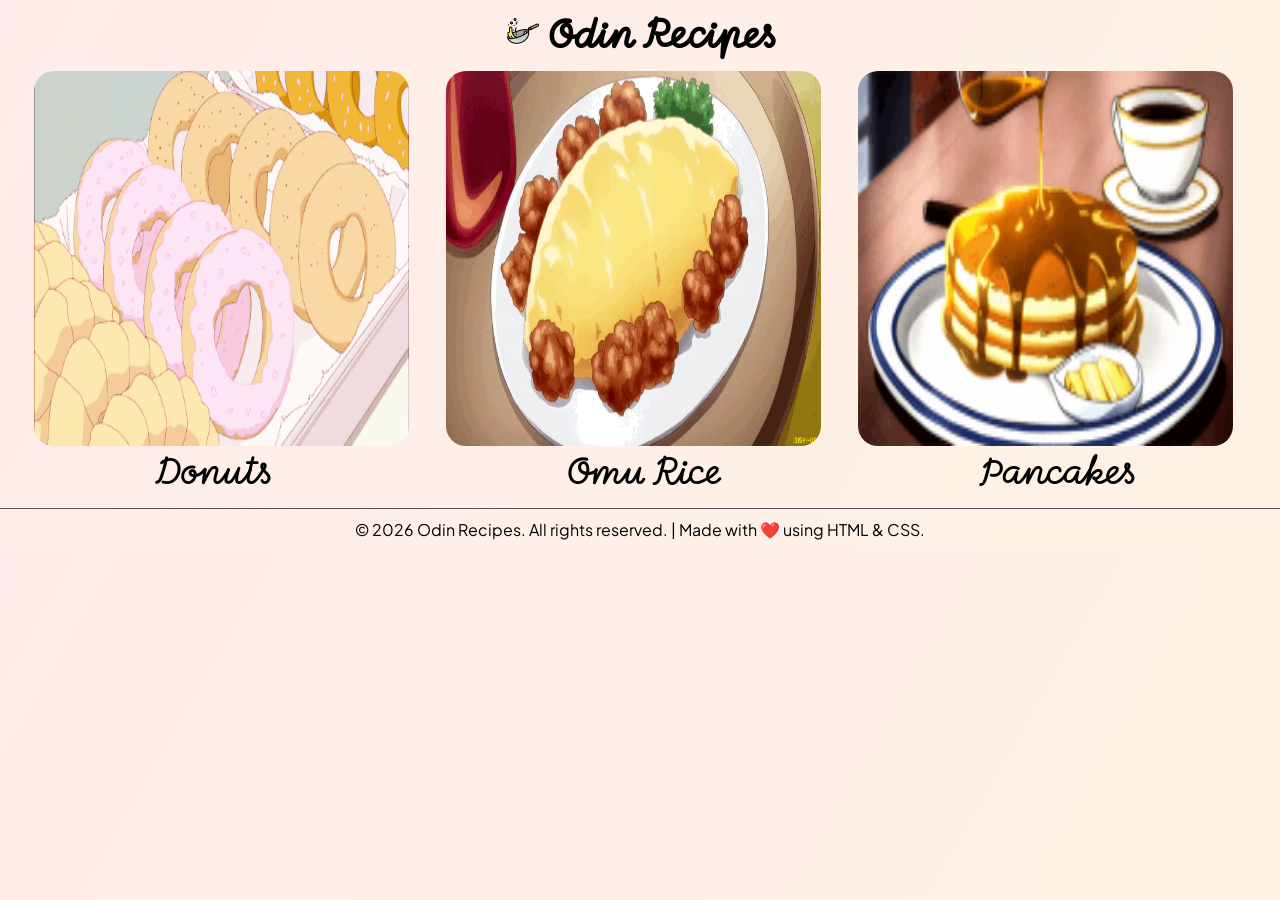
<file: index.html>
<!doctype html>
<html lang="en">
  <head>
    <meta charset="UTF-8" />
    <meta name="viewport" content="width=device-width, initial-scale=1.0" />
    <link rel="preconnect" href="https://fonts.googleapis.com" />
    <link rel="preconnect" href="https://fonts.gstatic.com" crossorigin />
    <link
      href="https://fonts.googleapis.com/css2?family=Momo+Signature&family=Plus+Jakarta+Sans:ital,wght@0,200..800;1,200..800&display=swap"
      rel="stylesheet"
    />
    <link rel="stylesheet" href="styles.css" />
    <title>Odin Recipes</title>
    <link rel="icon" type="image/png" href="./assets/cooking.png" />
  </head>
  <body>
    <h1 class="heading">
      <img src="./assets/cooking-logo.png" alt="Odin Recipes" />
      Odin Recipes
    </h1>

    <!-- NAVIGATION -->

    <div class="navigation">
      <div class="menuItem">
        <figure>
          <img src="./assets/donuts.gif" alt="Donuts recipe link" />
        </figure>
        <a class="navigationLinks" href="./recipes/donuts.html">Donuts</a>
      </div>
      <div class="menuItem">
        <figure>
          <img src="./assets/omuRice.gif" alt="Omu Rice recipe link" />
        </figure>
        <a class="navigationLinks" href="./recipes/omu-rice.html">Omu Rice</a>
      </div>
      <div class="menuItem">
        <figure>
          <img src="./assets/pancakes.gif" alt="Pancakes recipe link" />
        </figure>
        <a class="navigationLinks" href="./recipes/pancakes.html">Pancakes</a>
      </div>
    </div>

    <footer class="footer">
      <hr />
      <p>
        &copy; 2026 Odin Recipes. All rights reserved. | Made with ❤️ using HTML
        & CSS.
      </p>
    </footer>
  </body>
</html>
</file>
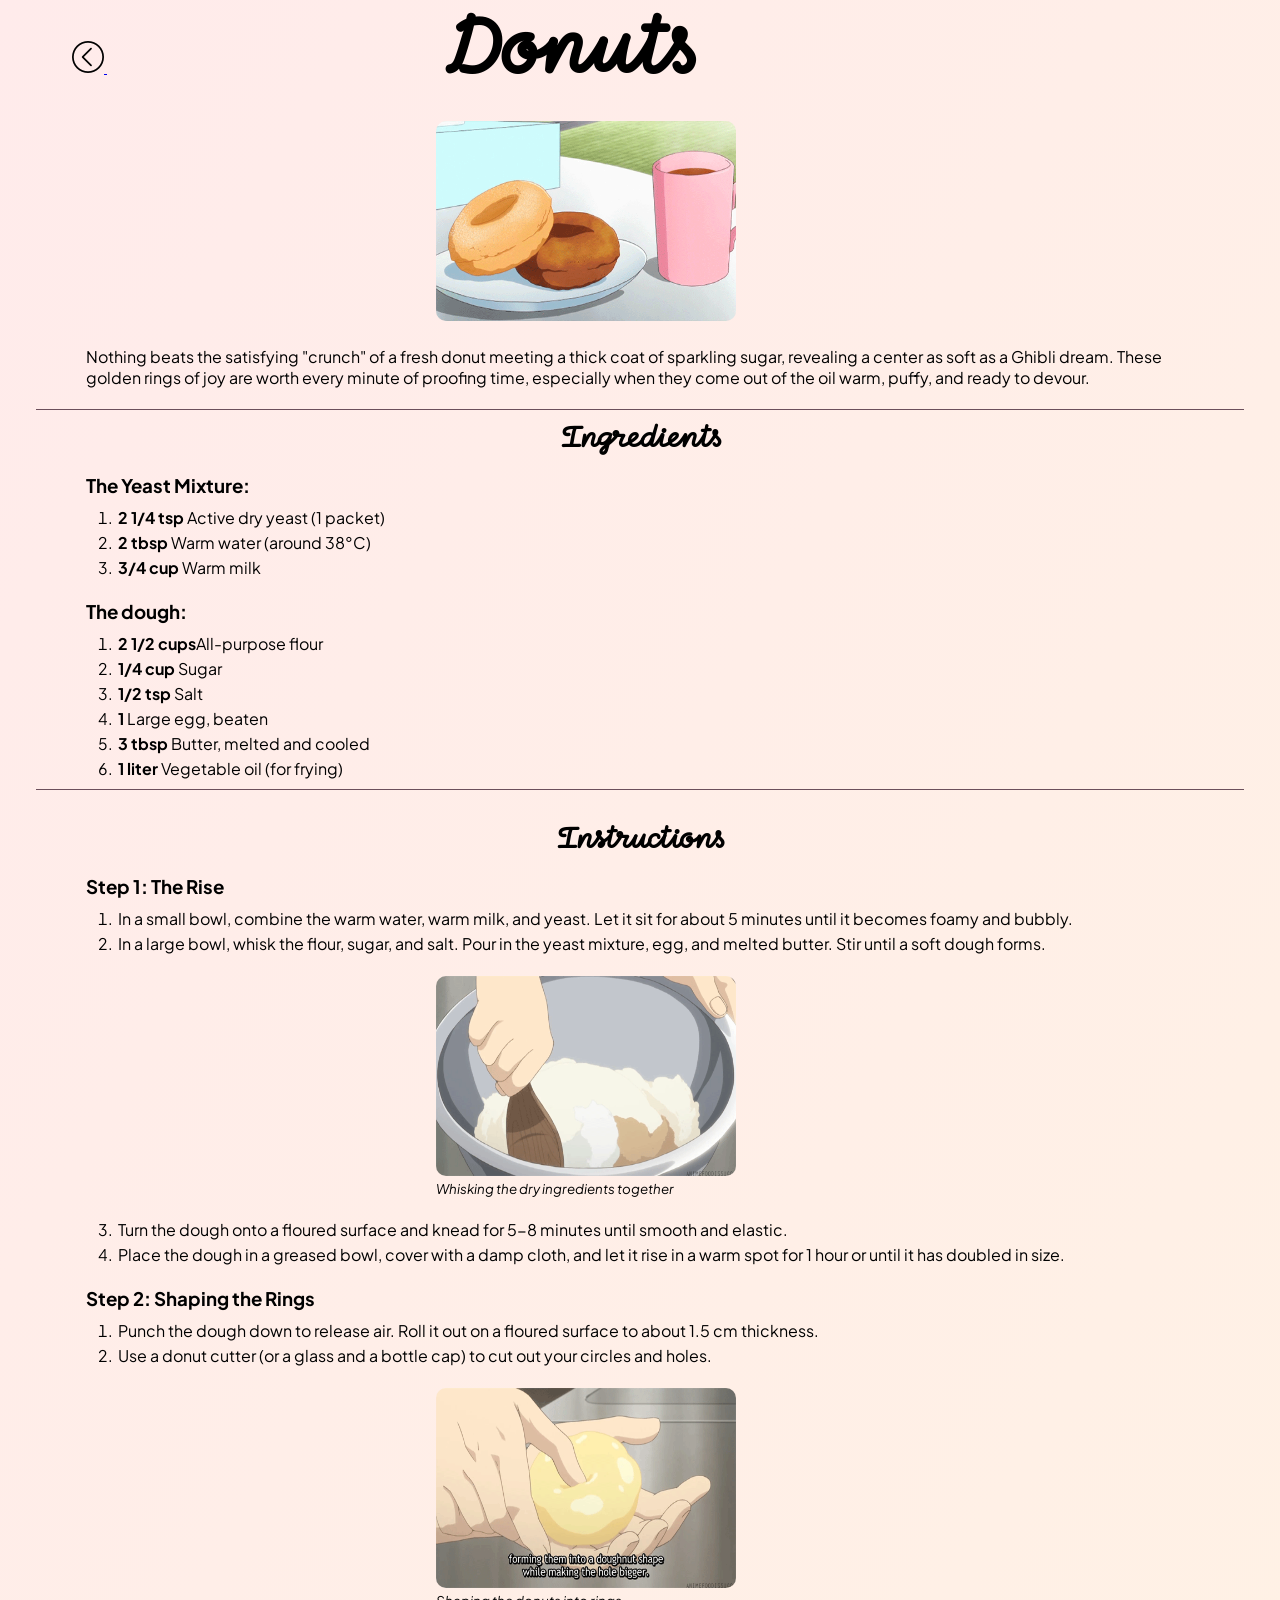
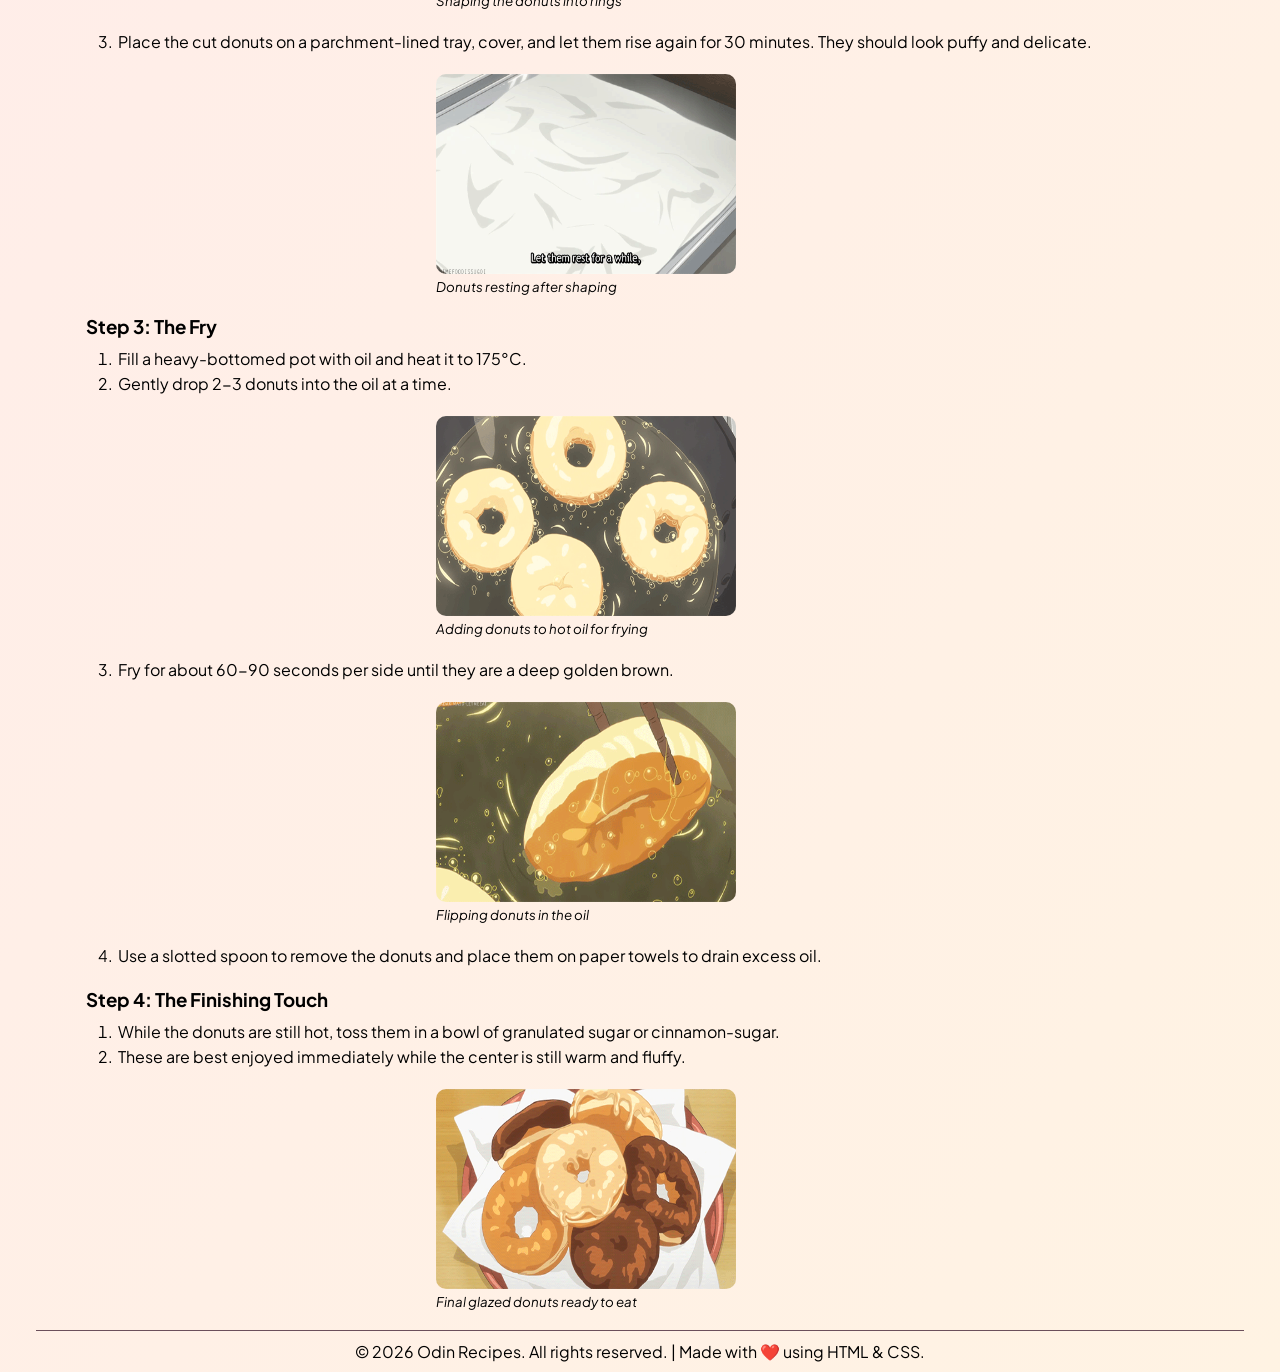
<file: recipes/donuts.html>
<!doctype html>
<html lang="en">
  <head>
    <meta charset="UTF-8" />
    <meta name="viewport" content="width=device-width, initial-scale=1.0" />
    <title>Donuts | Odin Recipes</title>
    <link rel="icon" type="image/png" href="../assets/cooking.png" />
    <link rel="preconnect" href="https://fonts.googleapis.com" />
    <link rel="preconnect" href="https://fonts.gstatic.com" crossorigin />
    <link
      href="https://fonts.googleapis.com/css2?family=Momo+Signature&family=Plus+Jakarta+Sans:ital,wght@0,200..800;1,200..800&display=swap"
      rel="stylesheet"
    />
    <link rel="stylesheet" href="../styles.css" />
  </head>
  <body class="recipeBody">
    <a href="../index.html" class="recipeBody">
      <img
        src="../assets/is-less-than.png"
        alt="back to home"
        width="32"
        height="32"
      />
    </a>
    <h1 class="RecipeTitle">Donuts</h1>
    <figure>
      <img
        class="recipePageImage"
        src="../assets/donuts/donuts-title.gif"
        alt="Donuts"
      />
    </figure>
    <br />
    <p class="titleParagraph">
      Nothing beats the satisfying "crunch" of a fresh donut meeting a thick
      coat of sparkling sugar, revealing a center as soft as a Ghibli dream.
      These golden rings of joy are worth every minute of proofing time,
      especially when they come out of the oil warm, puffy, and ready to devour.
    </p>
    <br />
    <hr />
    <h2 class="sectionTitle">Ingredients</h2>
    <h3 class="subsectionTitle">The Yeast Mixture:</h3>
    <ol class="ingedientsList">
      <li><strong>2 1/4 tsp</strong> Active dry yeast (1 packet)</li>
      <li><strong>2 tbsp</strong> Warm water (around 38°C)</li>
      <li><strong>3/4 cup</strong> Warm milk</li>
    </ol>
    <h3 class="subsectionTitle">The dough:</h3>
    <ol class="ingedientsList">
      <li><strong>2 1/2 cups</strong>All-purpose flour</li>
      <li><strong>1/4 cup</strong> Sugar</li>
      <li><strong>1/2 tsp</strong> Salt</li>
      <li><strong>1</strong> Large egg, beaten</li>
      <li><strong>3 tbsp</strong> Butter, melted and cooled</li>
      <li><strong>1 liter</strong> Vegetable oil (for frying)</li>
    </ol>

    <hr />
    <br />

    <h2 class="sectionTitle">Instructions</h2>
    <h3 class="subsectionTitle">Step 1: The Rise</h3>
    <ol class="ingedientsList">
      <li>
        In a small bowl, combine the warm water, warm milk, and yeast. Let it
        sit for about 5 minutes until it becomes foamy and bubbly.
      </li>
      <li>
        In a large bowl, whisk the flour, sugar, and salt. Pour in the yeast
        mixture, egg, and melted butter. Stir until a soft dough forms.
      </li>
      <figure>
        <img
          class="recipePageImage"
          src="../assets/donuts/donut-mix-dry.webp"
          alt="Mix all the dry ingredients together"
        />
        <figcaption><em>Whisking the dry ingredients together</em></figcaption>
      </figure>
      <li>
        Turn the dough onto a floured surface and knead for 5-8 minutes until
        smooth and elastic.
      </li>

      <li>
        Place the dough in a greased bowl, cover with a damp cloth, and let it
        rise in a warm spot for 1 hour or until it has doubled in size.
      </li>
    </ol>
    <h3 class="subsectionTitle">Step 2: Shaping the Rings</h3>
    <ol class="ingedientsList">
      <li>
        Punch the dough down to release air. Roll it out on a floured surface to
        about 1.5 cm thickness.
      </li>
      <li>
        Use a donut cutter (or a glass and a bottle cap) to cut out your circles
        and holes.
      </li>
      <figure>
        <img
          class="recipePageImage"
          src="../assets/donuts//making donut shape.webp"
          alt="Shaping the donuts into rings by hand or with a cutter"
        />
        <figcaption><em>Shaping the donuts into rings</em></figcaption>
      </figure>
      <li>
        Place the cut donuts on a parchment-lined tray, cover, and let them rise
        again for 30 minutes. They should look puffy and delicate.
      </li>
      <figure>
        <img
          class="recipePageImage"
          src="../assets/donuts/donut-resting-dough.webp"
          alt="Donuts resting after shaping, ready for the second rise"
        />
        <figcaption><em>Donuts resting after shaping</em></figcaption>
      </figure>
    </ol>
    <h3 class="subsectionTitle">Step 3: The Fry</h3>
    <ol class="ingedientsList">
      <li>Fill a heavy-bottomed pot with oil and heat it to 175°C.</li>
      <li>Gently drop 2-3 donuts into the oil at a time.</li>
      <figure>
        <img
          class="recipePageImage"
          src="../assets/donuts/donuts-add donuts to oil.gif"
          alt="Adding donuts to hot oil for frying"
        />
        <figcaption><em>Adding donuts to hot oil for frying</em></figcaption>
      </figure>
      <li>
        Fry for about 60-90 seconds per side until they are a deep golden brown.
      </li>
      <figure>
        <img
          class="recipePageImage"
          src="../assets/donuts/donut-flip.gif"
          alt="Flipping donuts in the oil"
        />
        <figcaption><em>Flipping donuts in the oil</em></figcaption>
      </figure>
      <li>
        Use a slotted spoon to remove the donuts and place them on paper towels
        to drain excess oil.
      </li>
    </ol>
    <h3 class="subsectionTitle">Step 4: The Finishing Touch</h3>
    <ol class="ingedientsList">
      <li>
        While the donuts are still hot, toss them in a bowl of granulated sugar
        or cinnamon-sugar.
      </li>
      <li>
        These are best enjoyed immediately while the center is still warm and
        fluffy.
      </li>
      <figure>
        <img
          class="recipePageImage"
          src="../assets/donuts/donuts-final.gif"
          alt="Final glazed donuts ready to eat"
        />
        <figcaption><em>Final glazed donuts ready to eat</em></figcaption>
      </figure>
    </ol>

    <footer class="footer">
      <hr />
      <p>
        &copy; 2026 Odin Recipes. All rights reserved. | Made with ❤️ using HTML
        & CSS.
      </p>
    </footer>
  </body>
</html>
</file>
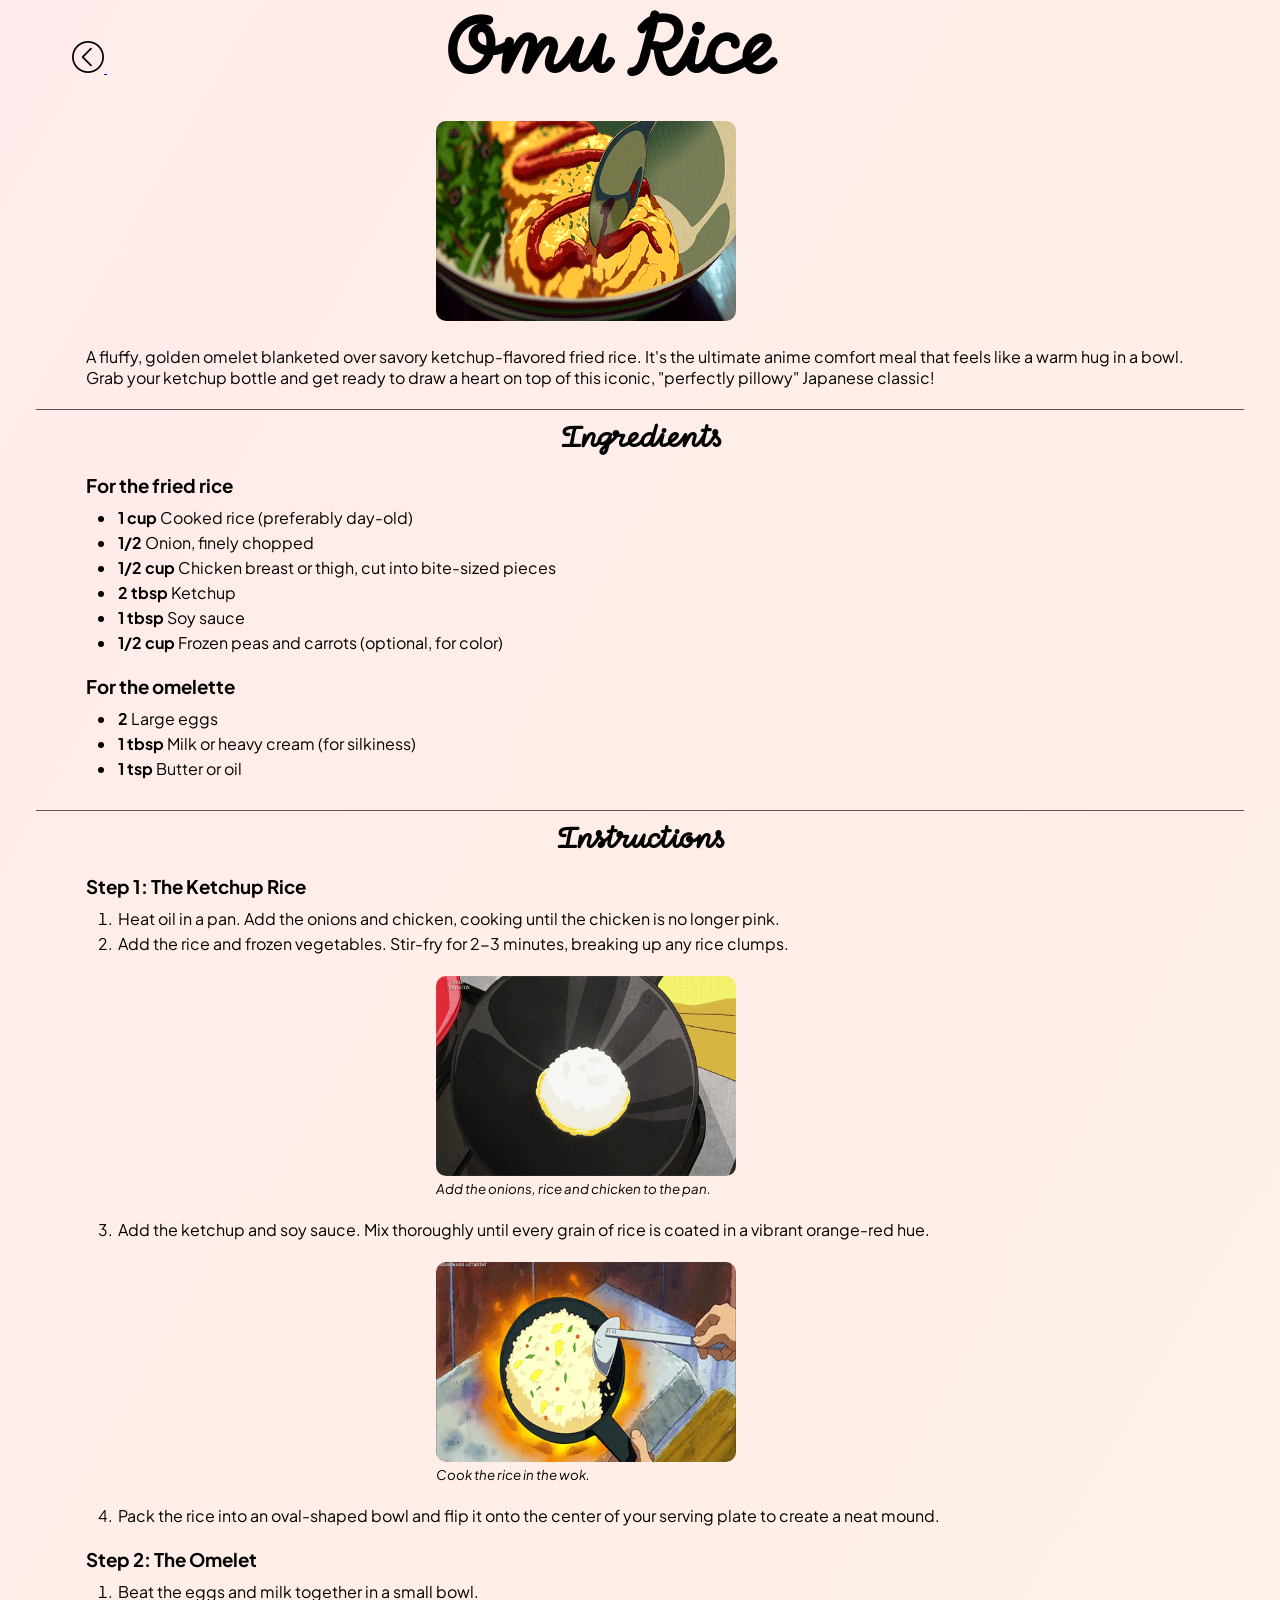
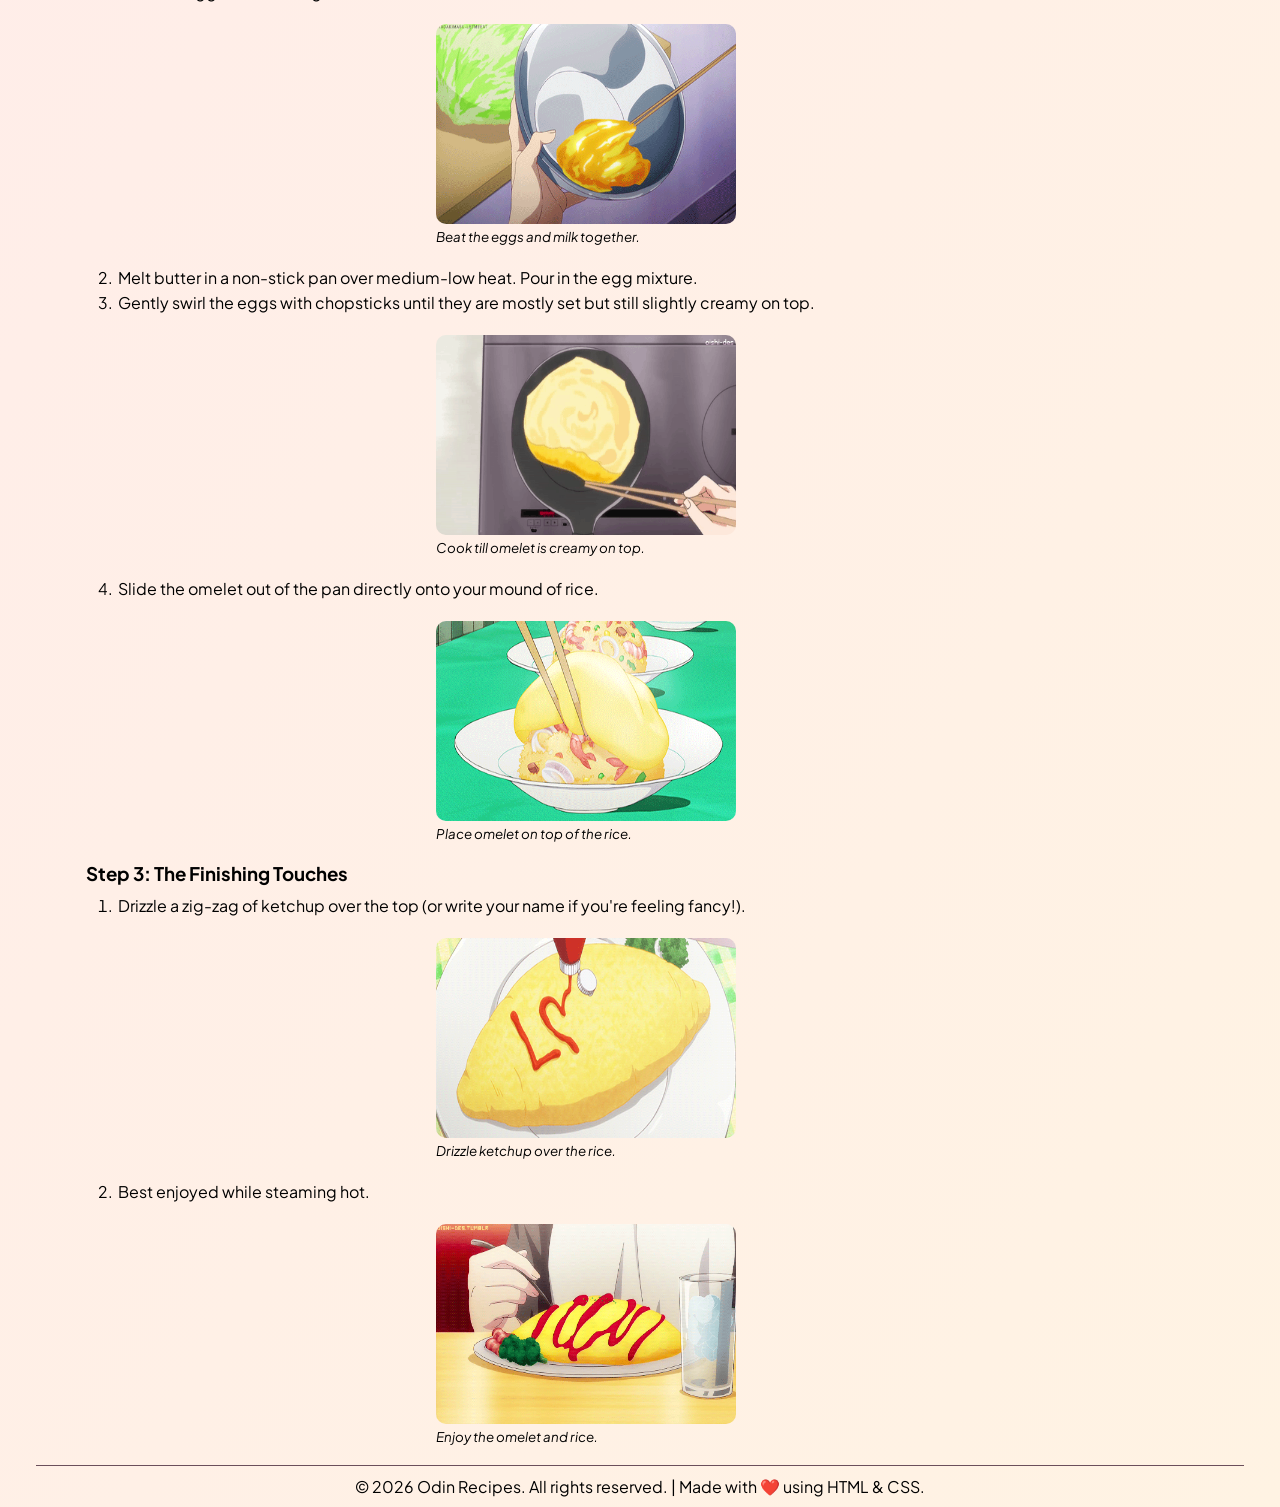
<file: recipes/omu-rice.html>
<!doctype html>
<html lang="en">
  <head>
    <meta charset="UTF-8" />
    <meta name="viewport" content="width=device-width, initial-scale=1.0" />
    <title>Omu Rice | Odin Recipes</title>
    <link rel="preconnect" href="https://fonts.googleapis.com" />
    <link rel="preconnect" href="https://fonts.gstatic.com" crossorigin />
    <link
      href="https://fonts.googleapis.com/css2?family=Momo+Signature&family=Plus+Jakarta+Sans:ital,wght@0,200..800;1,200..800&display=swap"
      rel="stylesheet"
    />
    <link rel="stylesheet" href="../styles.css" />
    <link rel="icon" type="image/png" href="../assets/cooking.png" />
  </head>
  <body class="recipeBody">
    <a href="../index.html" class="recipeBody">
      <img
        src="../assets/is-less-than.png"
        alt="back to home"
        width="32"
        height="32"
      />
    </a>
    <h1 class="RecipeTitle">Omu Rice</h1>
    <figure>
      <img
        class="recipePageImage"
        src="../assets/omu-rice/omu-rice-title.gif"
        alt="Omu Rice"
      />
    </figure>
    <br />
    <p class="titleParagraph">
      A fluffy, golden omelet blanketed over savory ketchup-flavored fried rice.
      It's the ultimate anime comfort meal that feels like a warm hug in a bowl.
      Grab your ketchup bottle and get ready to draw a heart on top of this
      iconic, "perfectly pillowy" Japanese classic!
    </p>
    <br />
    <hr />
    <!-- RECIPE BODY -->
    <h2 class="sectionTitle">Ingredients</h2>
    <h3 class="subsectionTitle">For the fried rice</h3>
    <ul class="ingedientsList">
      <li><strong>1 cup</strong> Cooked rice (preferably day-old)</li>
      <li><strong>1/2</strong> Onion, finely chopped</li>
      <li>
        <strong>1/2 cup</strong> Chicken breast or thigh, cut into bite-sized
        pieces
      </li>
      <li><strong>2 tbsp</strong> Ketchup</li>
      <li><strong>1 tbsp</strong> Soy sauce</li>
      <li>
        <strong>1/2 cup </strong>Frozen peas and carrots (optional, for color)
      </li>
    </ul>
    <h3 class="subsectionTitle">For the omelette</h3>
    <ul class="ingedientsList">
      <li><strong>2</strong> Large eggs</li>
      <li><strong>1 tbsp</strong> Milk or heavy cream (for silkiness)</li>
      <li><strong>1 tsp</strong> Butter or oil</li>
    </ul>

    <br />
    <hr />

    <!-- INSTRUCTIONS -->
    <h2 class="sectionTitle">Instructions</h2>
    <h3 class="subsectionTitle">Step 1: The Ketchup Rice</h3>
    <ol class="ingedientsList">
      <li>
        Heat oil in a pan. Add the onions and chicken, cooking until the chicken
        is no longer pink.
      </li>
      <li>
        Add the rice and frozen vegetables. Stir-fry for 2-3 minutes, breaking
        up any rice clumps.
      </li>
      <figure>
        <img
          class="recipePageImage"
          src="../assets/omu-rice/omu-rice-add-rice-ingredients.gif"
          alt="Ketchup Rice"
        />
        <figcaption>
          <em>Add the onions, rice and chicken to the pan.</em>
        </figcaption>
      </figure>
      <li>
        Add the ketchup and soy sauce. Mix thoroughly until every grain of rice
        is coated in a vibrant orange-red hue.
      </li>
      <figure>
        <img
          class="recipePageImage"
          src="../assets/omu-rice/omu-rice-rice-cooking.gif"
          alt="Cook the rice in the wok"
        />
        <figcaption><em>Cook the rice in the wok.</em></figcaption>
      </figure>
      <li>
        Pack the rice into an oval-shaped bowl and flip it onto the center of
        your serving plate to create a neat mound.
      </li>
    </ol>

    <h3 class="subsectionTitle">Step 2: The Omelet</h3>
    <ol class="ingedientsList">
      <li>Beat the eggs and milk together in a small bowl.</li>
      <figure>
        <img
          class="recipePageImage"
          src="../assets/omu-rice/omu-rice-egg-beating.gif"
          alt="Beat the eggs and milk together."
        />
        <figcaption><em>Beat the eggs and milk together.</em></figcaption>
      </figure>
      <li>
        Melt butter in a non-stick pan over medium-low heat. Pour in the egg
        mixture.
      </li>
      <li>
        Gently swirl the eggs with chopsticks until they are mostly set but
        still slightly creamy on top.
      </li>
      <figure>
        <img
          class="recipePageImage"
          src="../assets/omu-rice/omu-rice-making.gif"
          alt="Cook till omelt is creamy on top."
        />
        <figcaption><em>Cook till omelet is creamy on top.</em></figcaption>
      </figure>
      <li>Slide the omelet out of the pan directly onto your mound of rice.</li>
      <figure>
        <img
          class="recipePageImage"
          src="../assets/omu-rice/omu-rice-cutting.gif"
          alt="Place the omelet on top of the rice."
        />
        <figcaption><em>Place omelet on top of the rice.</em></figcaption>
      </figure>
    </ol>

    <h3 class="subsectionTitle">Step 3: The Finishing Touches</h3>
    <ol class="ingedientsList">
      <li>
        Drizzle a zig-zag of ketchup over the top (or write your name if you're
        feeling fancy!).
      </li>
      <figure>
        <img
          class="recipePageImage"
          src="../assets/omu-rice/omu-rice-sauce.gif"
          alt="Drizzle ketchup over the rice."
        />
        <figcaption><em>Drizzle ketchup over the rice.</em></figcaption>
      </figure>
      <li>Best enjoyed while steaming hot.</li>
      <figure>
        <img
          class="recipePageImage"
          src="../assets/omu-rice/omu-rice-eating.gif"
          alt="Enjoy the omelet and rice."
        />
        <figcaption><em>Enjoy the omelet and rice.</em></figcaption>
      </figure>
    </ol>
    <footer class="footer">
      <hr />
      <p>
        &copy; 2026 Odin Recipes. All rights reserved. | Made with ❤️ using HTML
        & CSS.
      </p>
    </footer>
  </body>
</html>
</file>
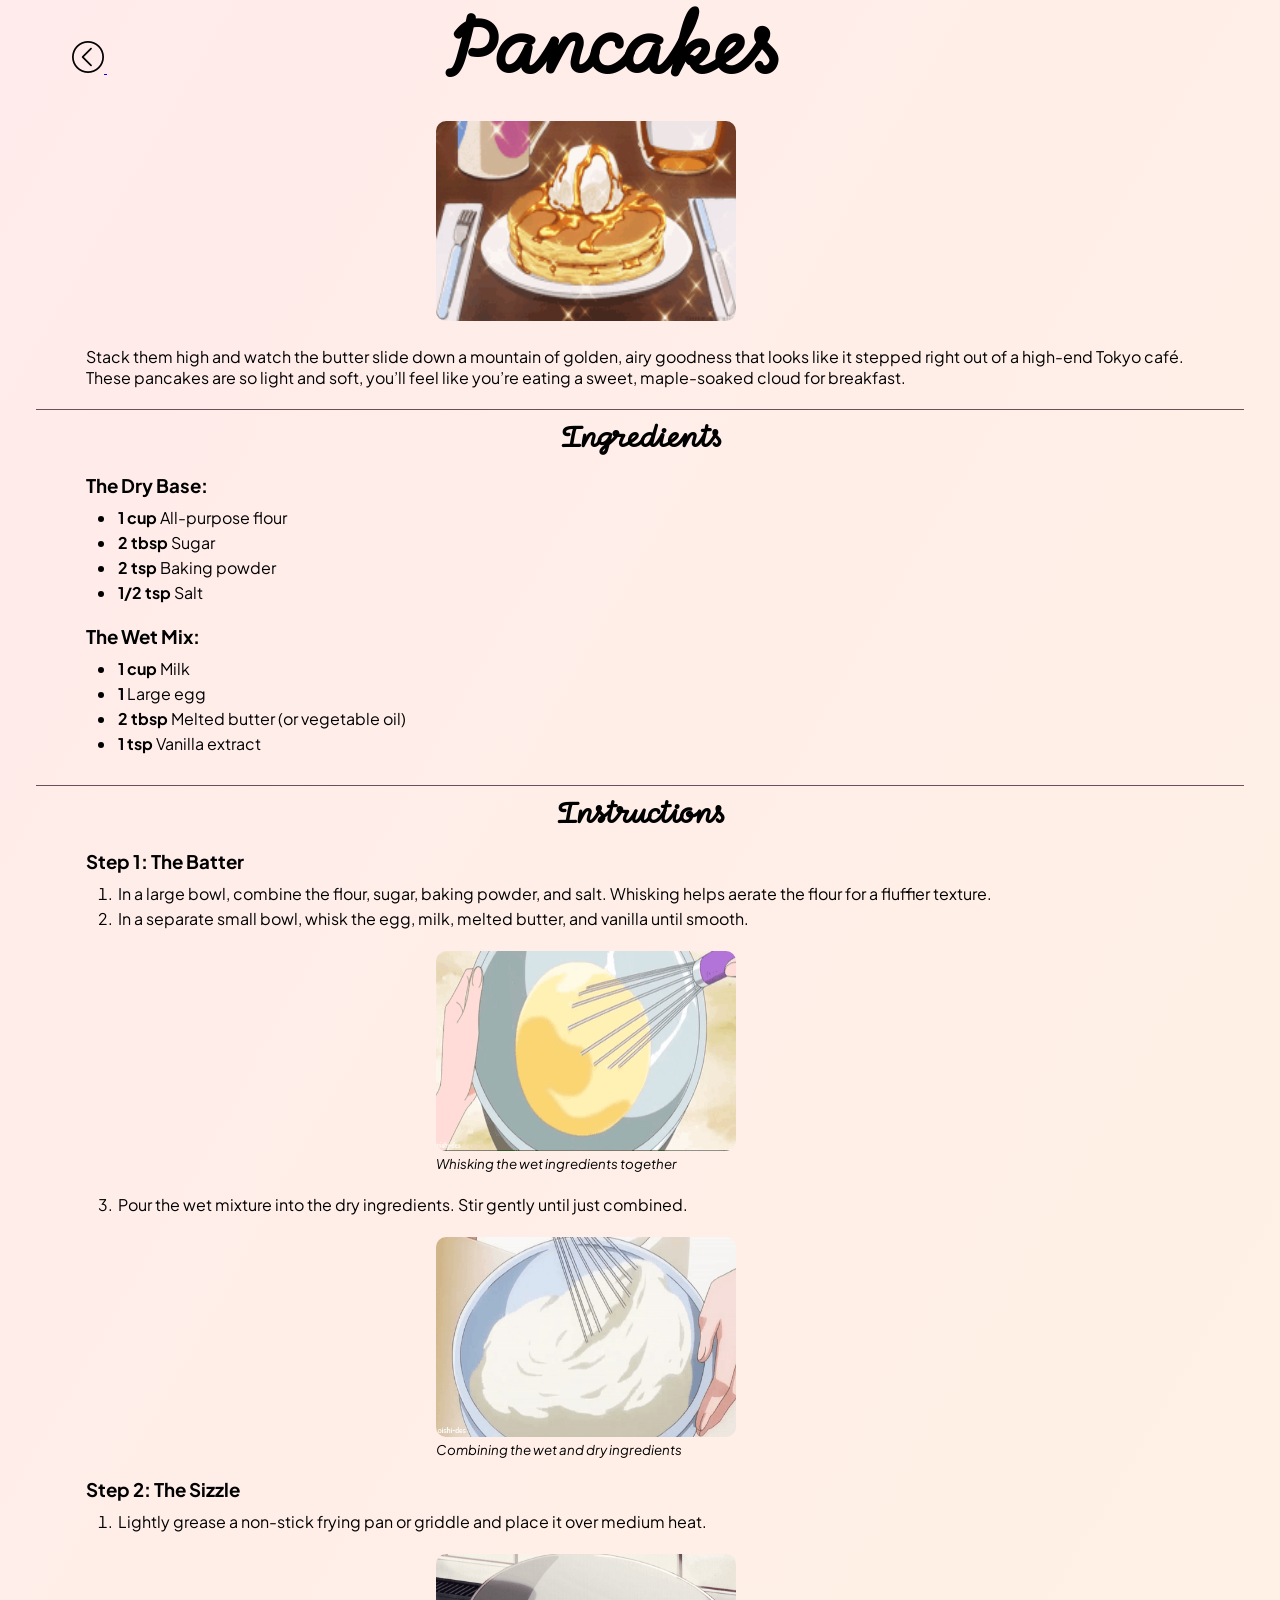
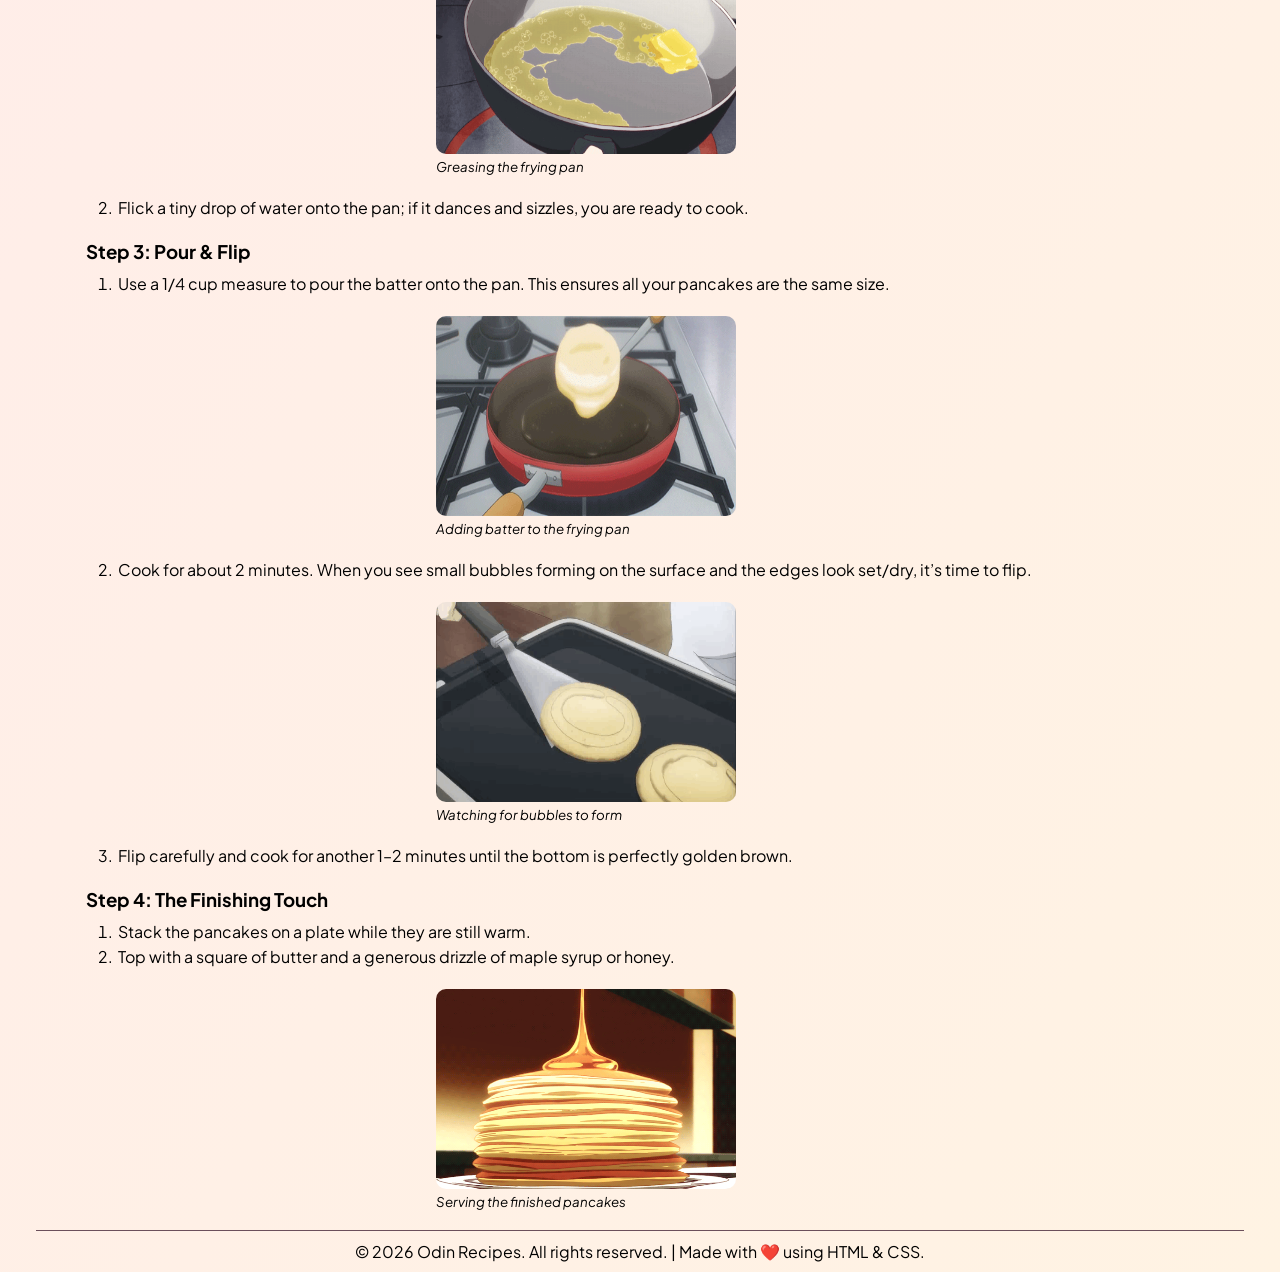
<file: recipes/pancakes.html>
<!doctype html>
<html lang="en">
  <head>
    <meta charset="UTF-8" />
    <meta name="viewport" content="width=device-width, initial-scale=1.0" />
    <title>Pancakes | Odin Recipes</title>
    <link rel="icon" type="image/png" href="../assets/cooking.png" />
    <link rel="preconnect" href="https://fonts.googleapis.com" />
    <link rel="preconnect" href="https://fonts.gstatic.com" crossorigin />
    <link
      href="https://fonts.googleapis.com/css2?family=Momo+Signature&family=Plus+Jakarta+Sans:ital,wght@0,200..800;1,200..800&display=swap"
      rel="stylesheet"
    />
    <link rel="stylesheet" href="../styles.css" />
  </head>
  <body class="recipeBody">
    <a href="../index.html" class="recipeBody">
      <img
        src="../assets/is-less-than.png"
        alt="back to home"
        width="32"
        height="32"
      />
    </a>
    <h1 class="RecipeTitle">Pancakes</h1>
    <figure>
      <img
        src="../assets/pancakes/pancake-title.gif"
        alt="Delicious stack of pancakes"
        class="recipePageImage"
      />
    </figure>
    <br />
    <p class="titleParagraph">
      Stack them high and watch the butter slide down a mountain of golden, airy
      goodness that looks like it stepped right out of a high-end Tokyo café.
      These pancakes are so light and soft, you’ll feel like you’re eating a
      sweet, maple-soaked cloud for breakfast.
    </p>

    <br />
    <hr />

    <h2 class="sectionTitle">Ingredients</h2>
    <h3 class="subsectionTitle">The Dry Base:</h3>
    <ul class="ingedientsList">
      <li><strong>1 cup</strong> All-purpose flour</li>
      <li><strong>2 tbsp </strong>Sugar</li>
      <li><strong>2 tsp</strong> Baking powder</li>
      <li><strong>1/2 tsp</strong> Salt</li>
    </ul>
    <h3 class="subsectionTitle">The Wet Mix:</h3>
    <ul class="ingedientsList">
      <li><strong>1 cup</strong> Milk</li>
      <li><strong>1</strong> Large egg</li>
      <li><strong>2 tbsp </strong>Melted butter (or vegetable oil)</li>
      <li><strong>1 tsp</strong> Vanilla extract</li>
    </ul>

    <br />
    <hr />
    <h2 class="sectionTitle">Instructions</h2>
    <h3 class="subsectionTitle">Step 1: The Batter</h3>
    <ol class="ingedientsList">
      <li>
        In a large bowl, combine the flour, sugar, baking powder, and salt.
        Whisking helps aerate the flour for a fluffier texture.
      </li>

      <li>
        In a separate small bowl, whisk the egg, milk, melted butter, and
        vanilla until smooth.
      </li>
      <figure>
        <img
          src="../assets/pancakes/pancakes-wet-ingredients-mix.gif"
          alt="Mix all the wet ingredients together"
          class="recipePageImage"
        />
        <figcaption><em>Whisking the wet ingredients together</em></figcaption>
      </figure>
      <li>
        Pour the wet mixture into the dry ingredients. Stir gently until just
        combined.
      </li>
      <figure>
        <img
          src="../assets/pancakes/pancakes-combine-mix.gif"
          alt="Combine the wet and dry ingredients and whisk until just combined"
          class="recipePageImage"
          class="recipePageImage"
        />
        <figcaption><em>Combining the wet and dry ingredients</em></figcaption>
      </figure>
    </ol>

    <h3 class="subsectionTitle">Step 2: The Sizzle</h3>
    <ol class="ingedientsList">
      <li>
        Lightly grease a non-stick frying pan or griddle and place it over
        medium heat.
      </li>
      <figure>
        <img
          src="../assets/pancakes/pancake-grease-pan.gif"
          alt="Greasing the frying pan with some butter or oil"
          class="recipePageImage"
        />
        <figcaption><em>Greasing the frying pan</em></figcaption>
      </figure>
      <li>
        Flick a tiny drop of water onto the pan; if it dances and sizzles, you
        are ready to cook.
      </li>
    </ol>

    <h3 class="subsectionTitle">Step 3: Pour & Flip</h3>

    <ol class="ingedientsList">
      <li>
        Use a 1/4 cup measure to pour the batter onto the pan. This ensures all
        your pancakes are the same size.
      </li>
      <figure>
        <img
          src="../assets/pancakes/pancake-add-batter-to-pan.gif"
          alt="Adding batter to the frying pan, just after it starts sizzling"
          class="recipePageImage"
        />
        <figcaption><em>Adding batter to the frying pan</em></figcaption>
      </figure>
      <li>
        Cook for about 2 minutes. When you see small bubbles forming on the
        surface and the edges look set/dry, it’s time to flip.
      </li>
      <figure>
        <img
          src="../assets/pancakes/pancake-watch-for-bubble.gif"
          alt="Watching for bubbles to form on the pancake surface"
          class="recipePageImage"
        />
        <figcaption><em>Watching for bubbles to form</em></figcaption>
      </figure>
      <li>
        Flip carefully and cook for another 1–2 minutes until the bottom is
        perfectly golden brown.
      </li>
    </ol>
    <h3 class="subsectionTitle">Step 4: The Finishing Touch</h3>
    <ol class="ingedientsList">
      <li>Stack the pancakes on a plate while they are still warm.</li>
      <li>
        Top with a square of butter and a generous drizzle of maple syrup or
        honey.
      </li>
      <figure>
        <img
          src="../assets/pancakes/pancake-serve.gif"
          alt="Serving the finished pancakes with butter and syrup"
          class="recipePageImage"
        />
        <figcaption><em>Serving the finished pancakes</em></figcaption>
      </figure>
    </ol>

    <footer class="footer">
      <hr />
      <p>
        &copy; 2026 Odin Recipes. All rights reserved. | Made with ❤️ using HTML
        & CSS.
      </p>
    </footer>
  </body>
</html>
</file>
<file: styles.css>
*{
    margin:0;
    padding:0;
    box-sizing:border-box;
    
}

body{
    background: linear-gradient(120deg, #FFEBEB 0%, #FFF3E3 100%);
    font-family: "Plus Jakarta Sans", sans-serif;
}

hr {
  border: none;
  height: 1px;
  background-color: #6b4f5b; /* Muted plum */
}

.heading {
    text-align: center;
    margin: 10px;
    font-family: "Momo Signature", cursive;
}

.navigation {
    margin-block: 15px;
}


.menuItem {
    display: inline-block;
    margin-inline-start: 34px;

}

.menuItem figure img {
    width: 375px;
    height: 375px;
    border-radius: 20px;
}

.navigationLinks {
    padding-left: 120px;
    color: black;
    text-decoration: none;
    font-size:30px;
     font-family: "Momo Signature", cursive;
}

.footer p{
    text-align: center;
    padding: 10px;

}

h1,h2 {
    font-family: "Momo Signature", cursive;
   
}

.recipeImage {
    width:300px;
    height:200px;
    border-radius: 10px;
}

.recipeBody {
   margin-inline: 36px;
}

.ingedientsList li{
    margin-inline-start: 80px;
    padding: 2px;
}

.ingedientsList {
        margin-block: 8px;
}

.RecipeTitle {
    font-size: 64px;
    margin-inline-start: 300px;
      display: inline-block;
    margin-bottom: 10px;
}

.recipePageImage {
    margin-inline-start: 400px;
    width:300px;
    height:200px;
    border-radius: 10px;
    margin-top: 20px;

}

figcaption {
    margin-inline-start: 400px;
    font-size: smaller;
    margin-bottom: 20px;
}

.sectionTitle {
    text-align: center;
    margin-block: 10px;
}

.subsectionTitle {
    margin-inline-start: 50px;
    margin-top: 20px;
}

.titleParagraph {
    margin-inline: 50px;
}
</file>
